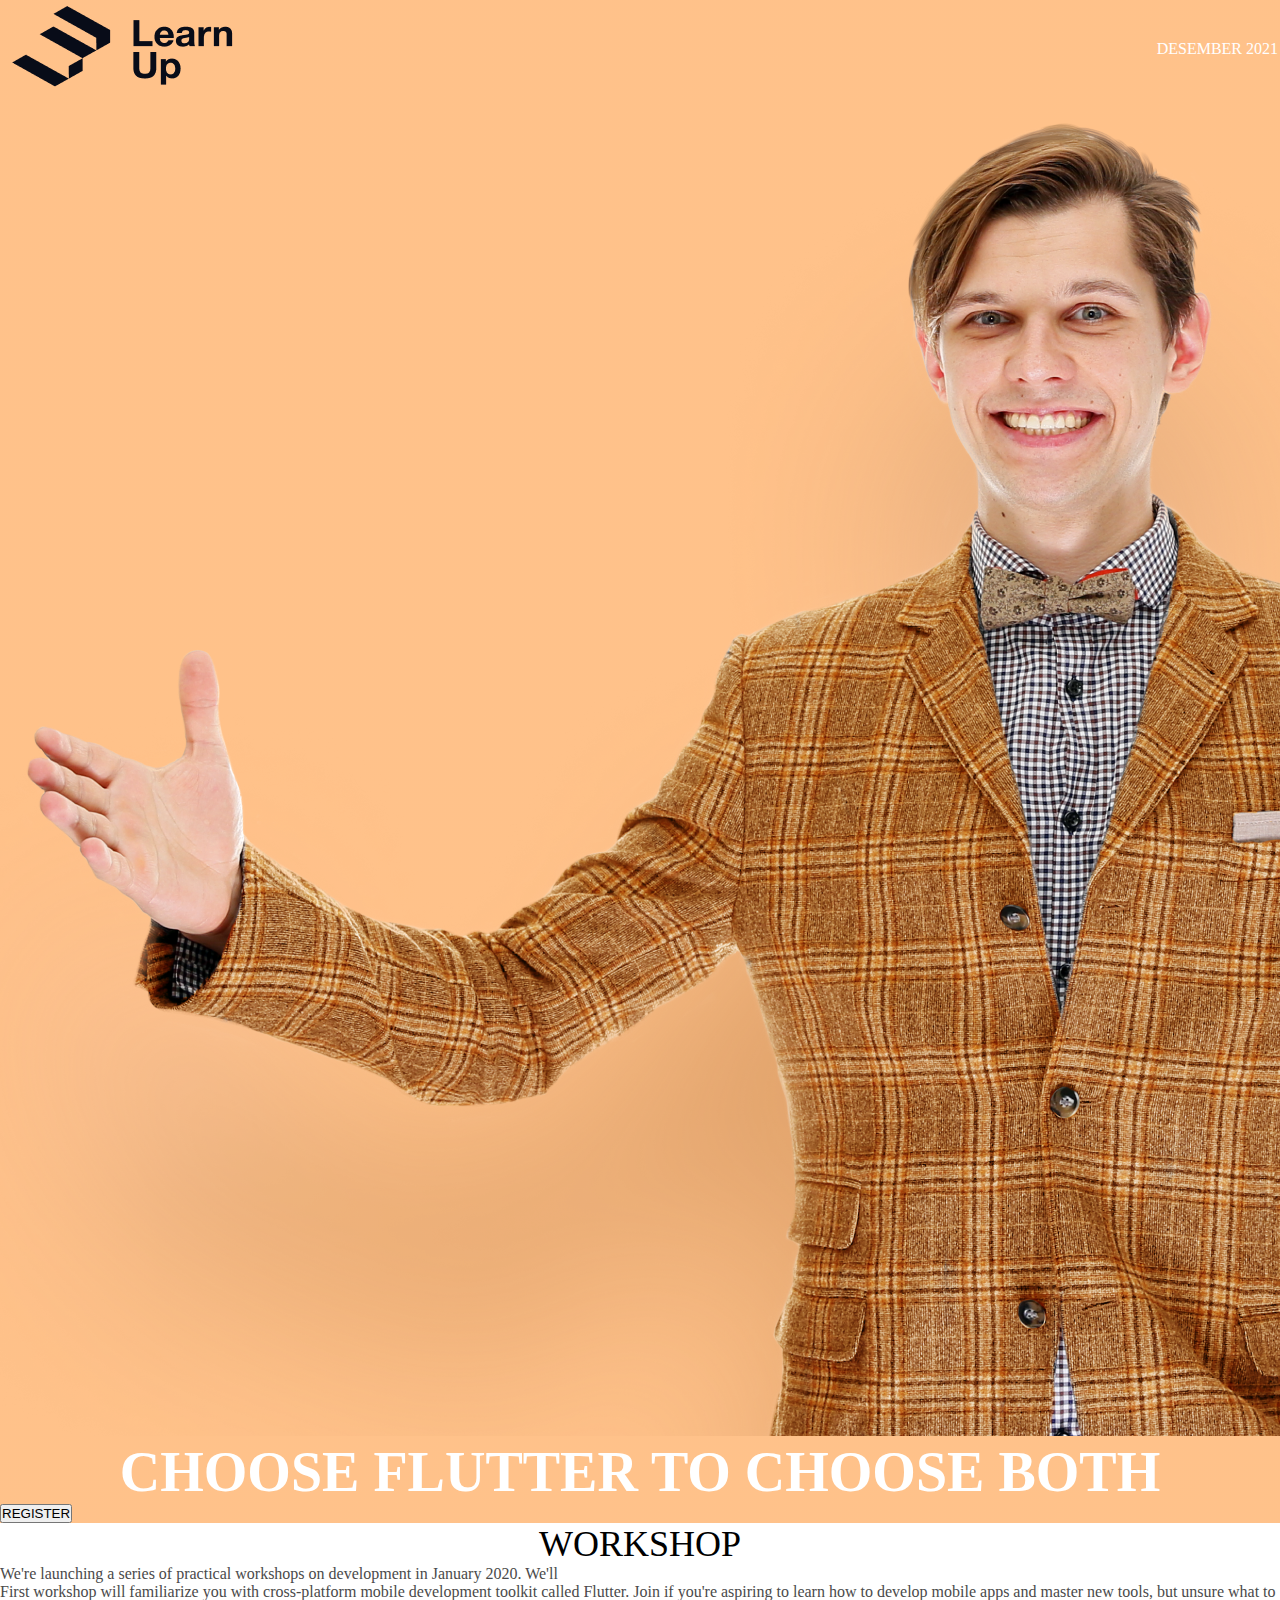
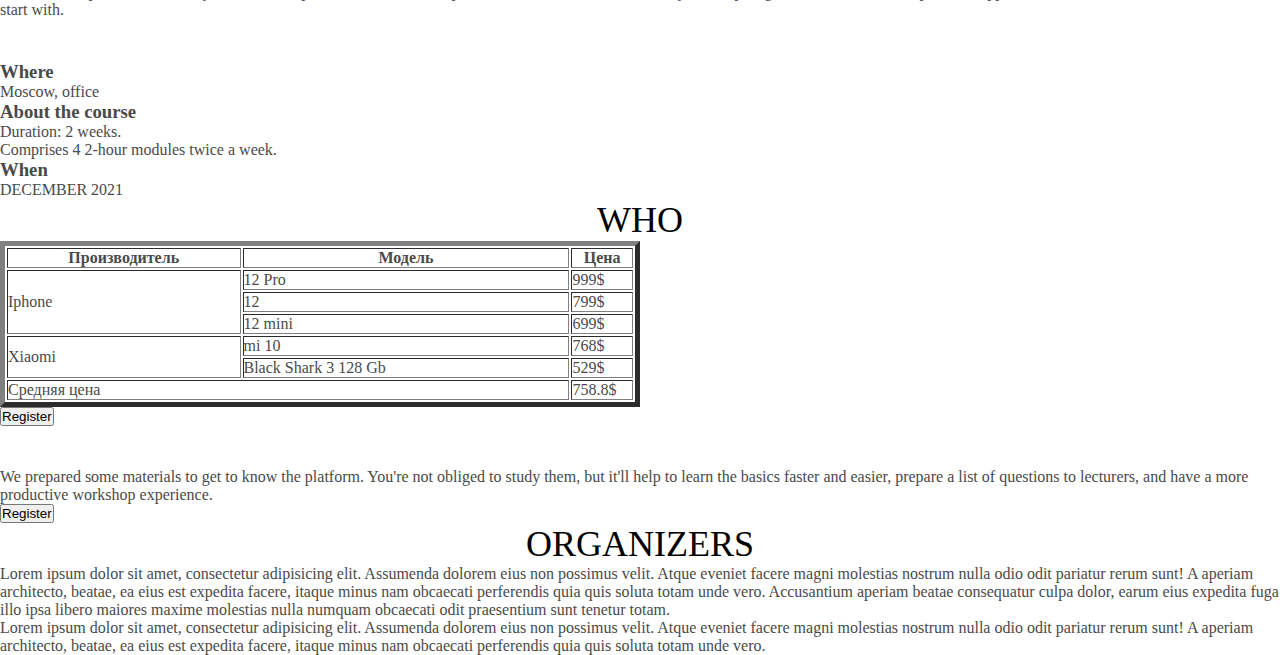
<file: index.html>
<!DOCTYPE html>
<html lang="en"> 
    <head>
        <meta charset="utf-8"> 
        <title>Home work</title> 
        <link rel="stylesheet" href="style-main.css">
    </head>
<body>
    <div id="block1">
        <table width="100%">
            <tr> 
              <td><img src="./assets/logo-black@2x.png"  alt="LOGO"/></td>
                <td  align="right">DESEMBER 2021</td> 
            </tr>
        </table>
        <img src="./assets/human@2x.png" alt="human"/>
    <h1>CHOOSE FLUTTER TO CHOOSE BOTH</h1>
    <button>REGISTER</button>
</div>
    <div> 
<h2 id="block2">WORKSHOP</h2>
<p>We're launching a series of practical workshops on development in January 2020. We'll
    </p>
    <p>First workshop will familiarize you with cross-platform mobile development toolkit called
        Flutter. Join if you're aspiring to learn how to develop mobile apps and master new
        tools, but unsure what to start with.</p>
    </div>
    <div>
        <h2 id="block3">WHEN AND WHERE</h2>
        <div>
            <h3>Where</h3>
            <p>Moscow, office</p>
        </div>
        <div>
          <h3>About the course</h3>
          <p>Duration: 2 weeks.</p>
          <p>Comprises 4 2-hour modules twice a week.</p>
        </div>
        <div>
          <h3>When</h3>
          <p>DECEMBER 2021</p>
        </div>
    </div>
    <div>
        <h2 id="block2">WHO</h2>
        <table border="5" width="50%">
            <thead>
            <tr>
                <th width="25%">Производитель</th>
                <th width="35%">Модель</th>
                <th width="5%">Цена</th>
            </tr>
            </thead>
            <tbody>
                <tr>
                    <td rowspan="3">Iphone</td>
                    <td>12 Pro</td>
                    <td>999$</td>
                    <tr>
                  <td>12</td>
                    <td>799$</td>
                </tr>
                
                        <td>12 mini</td>
                        <td>699$</td>
                    </tr>
                </tr>
            </tbody>
                <tbody>
                <tr>
                    <td rowspan="2"> Xiaomi </td>
                        <td> mi 10 </td>
                        <td>  768$ </td>
                </tr>
                <tr>
                        <td>Black Shark 3 128 Gb</td>
                        <td> 529$ </td>
              </tr>
            </tbody>
            <tr>
                <td colspan="2">Средняя цена</td>
                <td>758.8$</td>
            </tr>
            <tfoot>
            </tfoot>
        </table>

        <button>Register</button>
    </div>
    <div>
        <h2 id="block3">GET READY</h2>
        <p>We prepared some materials to get to know the platform. You're not obliged to study them,
            but it'll help to learn the basics faster and easier, prepare a list of questions to
            lecturers, and have a more productive workshop experience.</p>
            <button>Register</button>
    </div>
    <div>
        <h2 id="block2">ORGANIZERS</h2>
        <p>Lorem ipsum dolor sit amet, consectetur adipisicing elit. Assumenda dolorem eius non
                possimus velit. Atque eveniet facere magni molestias nostrum nulla odio odit pariatur
                rerum sunt! A aperiam architecto, beatae, ea eius est expedita facere, itaque minus nam
                obcaecati perferendis quia quis soluta totam unde vero. Accusantium aperiam beatae
                consequatur culpa dolor, earum eius expedita fuga illo ipsa libero maiores maxime
                molestias nulla numquam obcaecati odit praesentium sunt tenetur totam.</p>
        <p>Lorem ipsum dolor sit amet, consectetur adipisicing elit. Assumenda dolorem eius non
                    possimus velit. Atque eveniet facere magni molestias nostrum nulla odio odit pariatur
                    rerum sunt! A aperiam architecto, beatae, ea eius est expedita facere, itaque minus nam
                    obcaecati perferendis quia quis soluta totam unde vero.</p>
    </div>
</body>
</html>
</file>
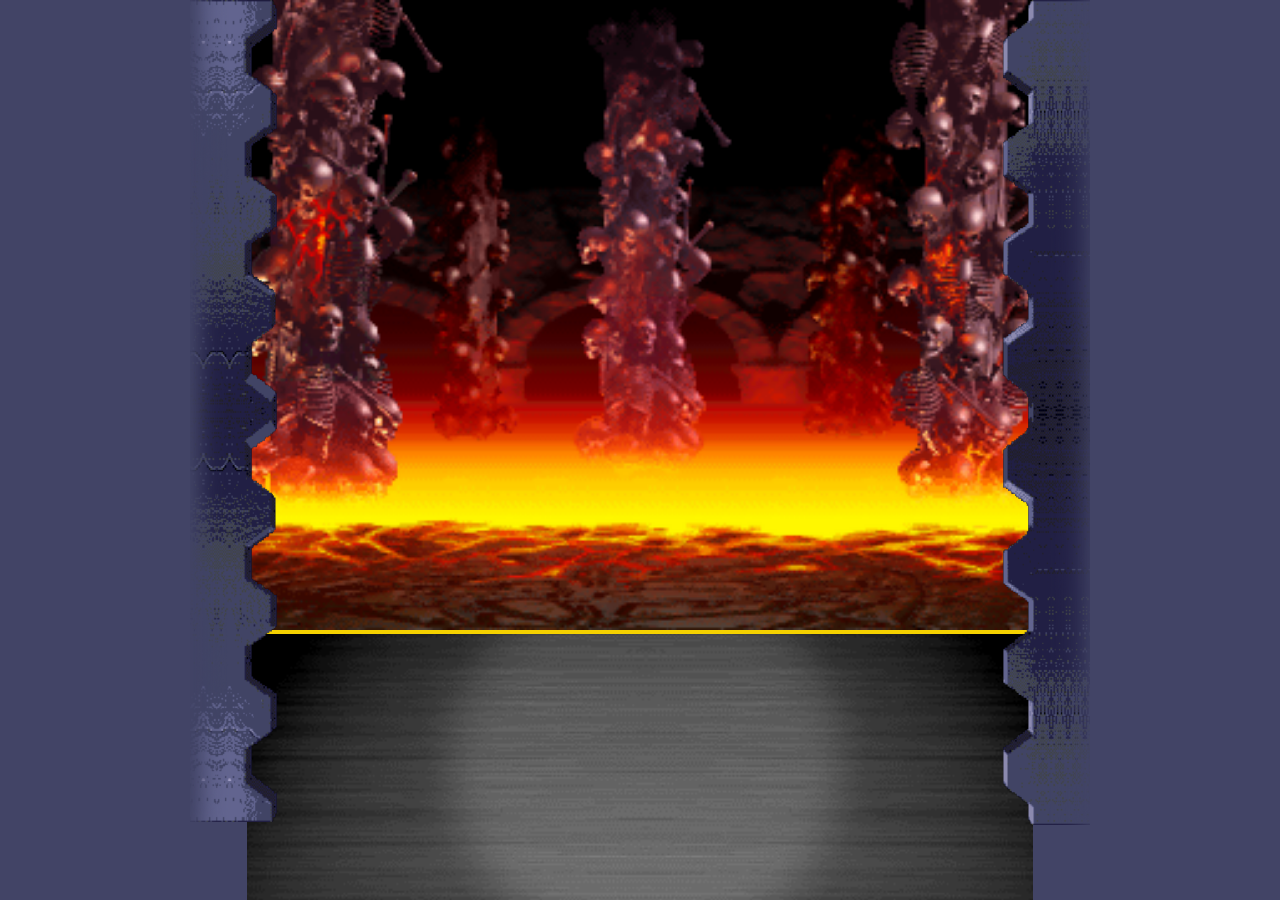
<file: js/index.html>
<!doctype html>
<html lang="en">
<head>
    <meta charset="UTF-8">
    <meta name="viewport"
          content="width=device-width, user-scalable=no, initial-scale=1.0, maximum-scale=1.0, minimum-scale=1.0">
    <meta http-equiv="X-UA-Compatible" content="ie=edge">
    <title>MK - JSMarathon - Arenas</title>
    <link rel="stylesheet" href="style.css">
</head>
<body>
    <div class="root">
        <div class="arenas arena1"></div>
        <div class="chat"></div>
        <div class="wall-left"></div>
        <div class="wall-right"></div>
    </div>
    <script src="main.js"></script>
</body>
</html>
</file>
<file: style-main.css>
*{
    margin:0;
    padding:0;
    box-sizing:border-box;
}

body {
    font-size: 16px;
  color:#4A4A4A;  
}
h1 {
    font-family: Open Sans;
    font-size: 56px;
    text-align: center;
    text-transform: uppercase; 
    font-weight: 800;
}

h2 {
    font-family: Open Sans;
    font-weight: 400;
    font-size: 36px;
    text-align: center;
    text-transform: uppercase; 
}
#block1 {
    background: linear-gradient(0deg, rgba(255, 133, 22, 0.5), rgba(255, 133, 22, 0.5));
    color:#ffffff;
    
    
    
}
#block2 {

   color:#000000; 
}

#block3 {
    color:#ffffff;
}
</file>
<file: js/style.css>
@font-face {
    font-family: 'Mortal Kombat 3';
    src: url('./assets/fonts/MortalKombat3-Regular.eot');
    src: url('./assets/fonts/MortalKombat3-Regular.eot?#iefix') format('embedded-opentype'),
    url('./assets/fonts/MortalKombat3-Regular.woff2') format('woff2'),
    url('./assets/fonts/MortalKombat3-Regular.woff') format('woff'),
    url('./assets/fonts/MortalKombat3-Regular.ttf') format('truetype');
    font-weight: normal;
    font-style: normal;
    font-display: swap;
}


*,
*:before,
*:after {
    box-sizing: border-box;
}

html {
    margin: 0;
    padding: 0;
}

body {
    background-color: #424542;
    margin: 0;
    padding: 0;
}

.root {
    display: flex;
    justify-content: center;
    width: 100%;
    flex-direction: column;
    align-items: center;
    position: relative;
    background: #424466;
}

.wall-left {
    position: absolute;
    width: 87px;
    background: url(assets/wall-left.png);
    height: 100vh;
    background-size: contain;
    background-repeat: no-repeat;
    top: 0;
    z-index: 100;
    left: 50%;
    transform: translate(-450px, 0px);
}

.wall-right {
    position: absolute;
    width: 87px;
    background: url(./assets/wall-right.png);
    height: 100vh;
    background-size: contain;
    background-repeat: no-repeat;
    top: 0;
    z-index: 100;
    right: 50%;
    transform: translate(450px, 0px);
}

.arenas {
    width: 786px;
    height: 70vh;
    background-size: cover;
    background-position: center;
    background-repeat: no-repeat;
    position: relative;
    display: flex;
}

.arenas.arena1 {
    background-image: url(./assets/scorpions-lair-arenas.png);
}

.arenas.arena2 {
    background-image: url(./assets/the-cave.png);
}

.arenas.arena3 {
    background-image: url(./assets/jade-s-desert.png);
}

.arenas.arena4 {
    background-image: url(./assets/scislac-busorez.png);
}

.arenas.arena5 {
    background-image: url(./assets/waterfront.png);
}

.player1,
.player2 {
    width: 50%;
    position: relative;
}

.progressbar {
    width: 295px;
    border: 4px solid #f5d100;
    position: absolute;
    top: 59px;
    height: 28px;
    background-color: #cd0e03;
    display: flex;
}

.player1 .progressbar {
    left: 38px;
}

.player2 .progressbar {
    right: 38px;
    flex-direction: row-reverse;
}

.extralife {
    width: 90px;
    border: 2px solid #f5d100;
    position: absolute;
    top: 85px;
    height: 12px;
    background-color: #cd0e03;
    display: flex;
}

.player1 .extralife {
    left: 38px;
}

.player2 .extralife {
    right: 38px;
    flex-direction: row-reverse;
}

.extralife .life {
    background: #00d600;
}

.life {
    background-color: #0431f9;
    height: 100%;
    width: 90%;
}

.name {
    position: absolute;
    font-family: 'Mortal Kombat 3';
    font-size: 26px;
    line-height: 20px;
    letter-spacing: 2px;
    color: #efefef;
    top: 0;
}

.player1 .name {
    left: 5px;
}

.player2 .name {
    right: 5px;
}

.chat {
    width: 786px;
    height: 30vh;
    background: url(./assets/versus.png);
    background-size: cover;
    background-position: center;
    border-top: 4px solid #f5d100;
}

.character {
    position: absolute;
    bottom: 20px;
    width: 150px;
    height: 268px;
}

.player1 .character {
    left: 60px;
}

.player2 .character {
    right: 60px;
}

.player2 .character img {
    transform: scaleX(-1);
}

.character img {
    height: 100%;
}

.fight {
    position: absolute;
    z-index: 100;
    top: 20%;
    width: 300px;
}

.fight img {
    width: 100%;
}
</file>
